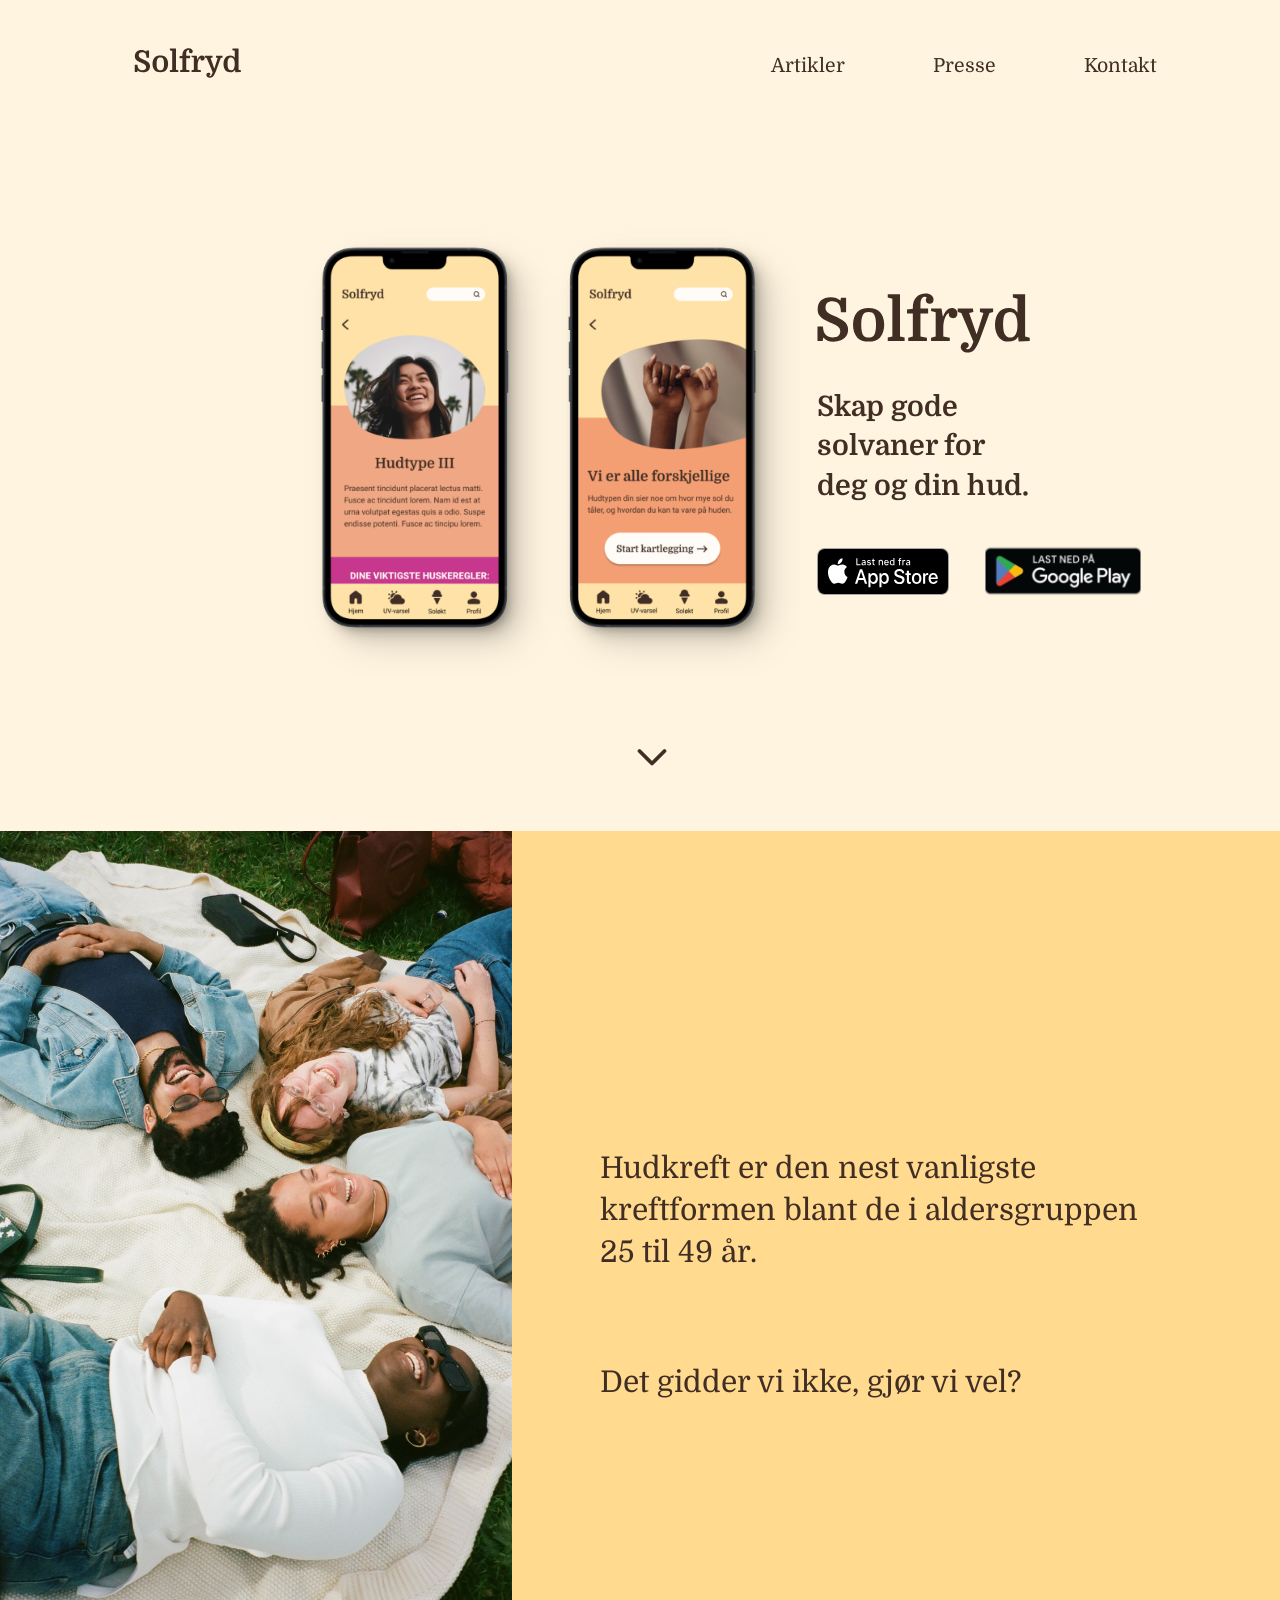
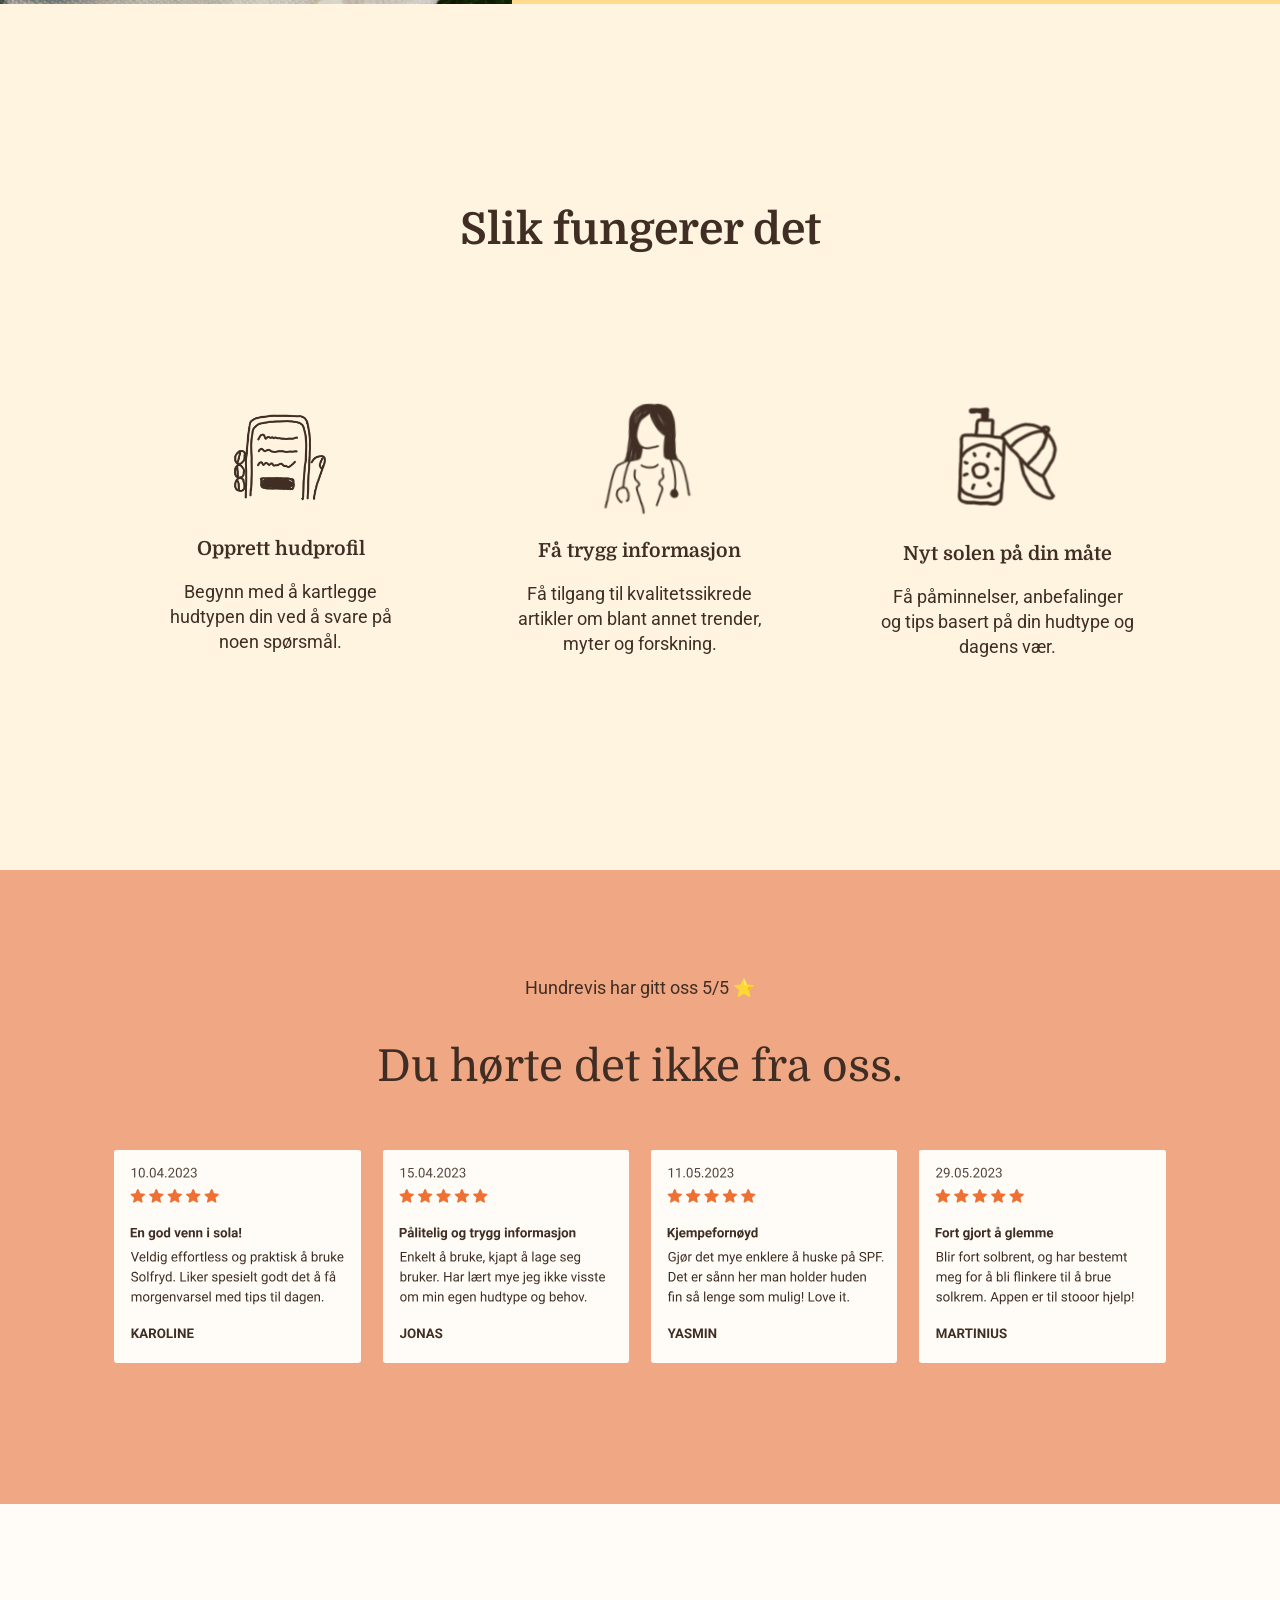
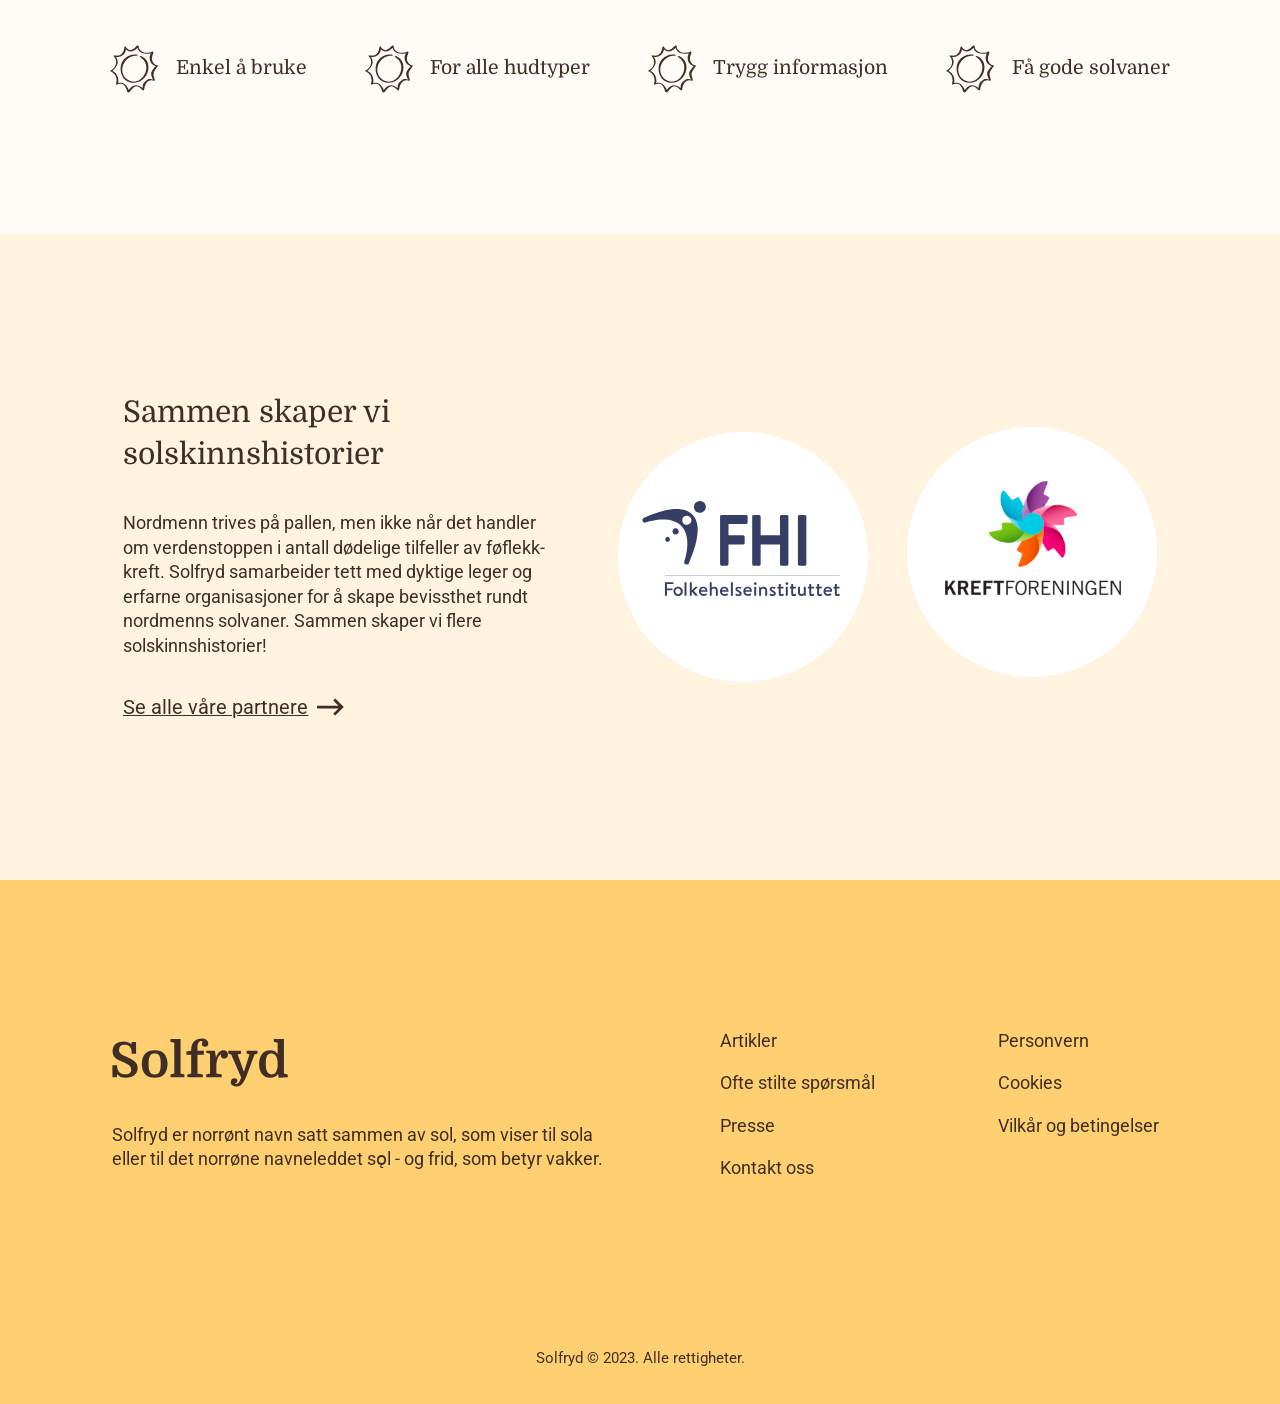
<file: index.html>
<!DOCTYPE html>
<html lang="no">
<head>
    <meta charset="UTF-8">
    <meta name="viewport" content="width=device-width, initial-scale=1.0">
    <title>Solfryd</title>
    <link rel="stylesheet" href="./css/style.css">
    <link rel="stylesheet" href="./css/reset.css">
</head>

<body>
    <!-- HEADER -->
    <header class="header">
        <a href="/">
            <img src="./assets/logos/logo_solfryd_small.svg" alt="Startside">
        </a>
        <img class="icon-hamburger" src="./assets/icons/icon_hamburger.svg" alt="Meny">
        <nav>
            <ul>
                <li class="top-menu"><a href="#">Artikler</a></li> 
                <li class="top-menu"><a href="#">Presse</a></li>
                <li class="top-menu"><a href="#">Kontakt</a></li>
            </ul>
        </nav>
    </header>


    <!-- MAIN -->
    <main>
        <section class="hero">
            <div class="download-intro">
            <img class="duo-frames-picture" src="./assets/other/app_frames_duo.png" alt="Skjermbilder fra appen som viser ... (insert når valgte bilder)">
            <section class="download-intro-right">
                <img class="solfryd-logo-big" src="./assets/logos/logo_solfryd_big.svg" alt="Logoen til Solfryd">
                <h1 class="download-intro-headline">Skap gode solvaner for deg og din hud.</h1>
                <section class="download-badges">
                   <a href="https://www.apple.com/app-store/" target="_blank" aria-label="Last ned appen fra Apple Store">
                        <img class="apple-badge" src="./assets/other/applestore_badge.svg" aria-hidden="true" alt="">
                    </a>
                    <a href="https://play.google.com/store/apps" target="_blank" aria-label="Last ned appen fra Google Play">
                        <img src="./assets/other/googleplay_badge.svg" aria-hidden="true" alt="">
                    </a>
                </section>
            </section>
            </div>
            <a href="#main-content" class="arrow-down" aria-label="Scroll ned til hovedinnhold"><img src="./assets/icons/arrow_down.svg" aria-hidden="true"></a>
        </section>
        
   
        <section class="the-problem" id="main-content">
            <img class="friends-in-park" src="./assets/pictures/friends_in_park.jpg" alt="Fire unge voksne ligger på gresset i en park og har en morsom samtale.">
            <article class="the-problem-text">
                <h2 class="the-problem-text-1">Hudkreft er den nest vanligste kreftformen blant de i aldersgruppen 25 til 49 år.</h2>
                <h2 class="the-problem-text-2">Det gidder vi ikke, gjør vi vel?</h2>
            </article>
        </section>

        <section class="how-app-works" >
            <h1>Slik fungerer det</h1>
            <h2>Slik fungerer det</h2>
            <section class="user-steps">
                <article class="user-step">
                    <img class="sketch" src="./assets/other/sketch_mobile.svg" alt=""> 
                    <h3 class="user-step-heading">Opprett hudprofil</h3>
                    <p class="user-step-text">Begynn med å kartlegge hudtypen din ved å svare på noen spørsmål.</p>
                </article>
                <article class="user-step">
                    <img class="sketch" src="./assets/other/sketch_doctor.svg" alt=""> 
                    <h3 class="user-step-heading">Få trygg informasjon</h3>
                    <p class="user-step-text">Få tilgang til kvalitetssikrede artikler om blant annet trender, myter og forskning.</p>
                </article>
                <article class="user-step">
                    <img class="sketch" src="./assets/other/sketch_sunny_things.svg" alt="">
                    <h3 class="user-step-heading">Nyt solen på din måte</h3>
                    <p class="user-step-text">Få påminnelser, anbefalinger og tips basert på din hudtype og dagens vær.</p>
                </article>
            </section>
        </section>


        <section class="user-reviews">
            <article class="review-intro-text">
                <p class="review-small-text-p2">Hundrevis har gitt oss 5/5 ⭐️</p>
                <h2 class="review-headline-h1">Du hørte det ikke fra oss.</h2>
                <h2 class="review-headline-h2">Ryktet går. Du hørte det ikke fra oss.</h2>
            </article>
            <article class="user-review-boxes">      
                <!-- Har for enkelthets skyld brukt bilder av brukeranmeldelser istedenfor å kode de: -->
                <img class="user-review-1" src="assets/other/user_review_1.svg"
                    alt="Brukeranmeldelse av Karoline den 10. april 2023, rangert til 5 av 5 stjerner. Karoline skriver: En god venn i sola. 
                    Veldig effortless og praktisk å bruke Solfryd. Liker spesielt godt det å få morgenvarsel med tips til dagen."> 
                <img class="user-review-2" src="assets/other/user_review_2.svg"
                    alt="Brukeranmeldelse av Jonas den 15. april 2023, rangert til 5 av 5 stjerner. Jonas skriver: Pålitelig og trygg informasjon.
                    Enkelt å bruke, kjapt å lage seg bruker. Har lært mye jeg ikke visste om min egen hudtype og behov."> 
                <img class="user-review-3" src="assets/other/user_review_3.svg"
                    alt="Brukeranmeldelse av Yasmin den 11. mai 2023, rangert til 5 av 5 stjerner. Yasmin skriver: Kjempefornøyd. 
                    Gjør det enklere å huske på SPF. Det er sånn her man holder huden fin så lenge som mulig! Love it."> 
                <img class="user-review-4" src="assets/other/user_review_4.svg"
                    alt="Brukeranmeldelse av Martinius den 29. mai 2023, rangert til 5 av 5 stjerner. Martinius skriver: Fort gjort å glemme. 
                    Blir fort solbrent, og har bestemt meg for å bli flinkere til å bruke solkrem. Appen er til stooor hjelp!"> 
            </article>
        </section>
        
        <section class="sales-points">
            <nav>
                <ul>
                    <li class="sale-point"><img src="./assets/other/sketch_sun.svg" aria-hidden="true" alt="">Enkel å bruke</li> 
                    <li class="sale-point"><img src="./assets/other/sketch_sun.svg" aria-hidden="true" alt="">For alle hudtyper</li> 
                    <li class="sale-point"><img src="./assets/other/sketch_sun.svg" aria-hidden="true" alt="">Trygg informasjon</li> 
                    <li class="sale-point"><img src="./assets/other/sketch_sun.svg" aria-hidden="true" alt="">Få gode solvaner</li> 
                </ul>
            </nav>
        </section>
        
        <section class="credibility">
            <article class="credibility-text">
                <h2 class="h2-credibility">Sammen skaper vi solskinnshistorier</h2>
                <p class="p-credibility">Nordmenn trives på pallen, men ikke når det handler om verdenstoppen i antall dødelige tilfeller av føflekk-kreft. Solfryd 
                samarbeider tett med dyktige leger og erfarne organisasjoner for å skape bevissthet rundt nordmenns solvaner. Sammen skaper vi flere solskinnshistorier!</p>
                <article class="partner-link">
                    <a href="#"><p class="link" target="_blank">Se alle våre partnere</p></a>
                    <img src="./assets/icons/arrow_long_forward.svg" aria-hidden="true" alt="">
               </article>
            </article>
            <article class="partner-logos-small">
                <img class="logo-fhi-small" src="./assets/logos/logo_fhi_small.svg" alt="Logo til Folkehelseinstituttet">
                <img class="logo-kreftforeningen-small" src="./assets/logos/logo_kreftforeningen_small.svg" alt="Logo til Kreftforeningen">
            </article>
 
            <article class="partner-logos-big">
                <img class="logo-fhi-big" src="./assets/logos/logo_fhi_big.svg" alt="Logo til Folkehelseinstituttet">
                <img class="logo-kreftforeningen-big" src="./assets/logos/logo_kreftforeningen_big.svg" alt="Logo til Kreftforeningen">
            </article>
        </section>
    </main>


    <!-- FOOTER -->
    <footer>
        <section class="footer-menu">
            <section class="solfryd-funfact">
                <img class="logo-solfryd-big" src="./assets/logos/logo_solfryd_big.svg" alt="Logo til Solfryd">
                <img class="logo-solfryd-small" src="./assets/logos/logo_solfryd_small.svg" alt="Logo til Solfryd">
                <p class="p1">Solfryd er norrønt navn satt sammen av sol, som viser til sola eller til det norrøne navneleddet sǫl - og frid, som betyr vakker.</p>
            </section>

            <section class="navigation-elments">
                <nav>
                    <ul>
                        <li class="footer-menu"><a href="#">Artikler</a></li>
                        <li class="footer-menu"><a href="#">Ofte stilte spørsmål</a></li>
                        <li class="footer-menu"><a href="#">Presse</a></li>
                        <li class="footer-menu"><a href="#">Kontakt oss</a></li>
                    </ul>
                </nav>
            </section>

            <section class="gdpr-elments">
                <nav>
                    <ul>
                        <li class="footer-menu"><a href="#">Personvern</a></li>
                        <li class="footer-menu"><a href="#">Cookies</a></li>
                        <li class="footer-menu"><a href="#">Vilkår og betingelser</a></li>
                    </ul>
                </nav>
            </section>
        </section>
        <article class="copyright">
            <p>Solfryd © 2023. Alle rettigheter.</p>
        </article>
    </footer>
</body>
</html>
</file>
<file: css/style.css>
/* importing selected fonts from Google Fonts */
@import url('https://fonts.googleapis.com/css2?family=Domine:wght@600;700&family=Roboto:ital,wght@0,400;0,500;1,400;1,700&display=swap');

/* Enabling CSS @media Rule to easily enable responsive scaling */
@media screen {
}

/* 18px = 1rem */
html {
    font-size: 110%; /* bruk prosent, ikke px */
    scroll-behavior: smooth; 
    overflow-x: hidden;
}

body {
    background-color: #FFF4DF; 
} 



/* * * * * * * TEXT STYLES * * * * * * */

h1 {
    font-family: 'Domine', sans-serif;
    font-size: 2.5rem;
    line-height: 140%;
    color: #402E24;   
}

h2, .the-problem-text {
    font-family: 'Domine', sans-serif;
    font-size: 1.7rem;
    font-weight: 400;
    line-height: 140%;
    color: #402E24;   
}

h3, .header, .sales-points {
    font-family: 'Domine', sans-serif;
    font-size: 1.1rem;
    line-height: 140%;
    color: #402E24;   
}

p {
    font-family: 'Roboto', sans-serif;
    font-size: 0.88rem;
    line-height: 140%;
    color: #402E24;   
}


.p1, .navigation-elments, .gdpr-elments, .review-small-text-p2, .p-credibility, .user-step-text {
    font-family: 'Roboto', sans-serif;
    font-size: 1rem;
    line-height: 140%;
    color: #402E24;   
}

.link {
    font-family: 'Roboto', sans-serif;
    font-size: 1.11rem;
    line-height: 140%;
    text-decoration: underline;   
    color: #402E24;
}



/* * * * * * * MOBILE * * * * * * */

/* header */
.header {
    background-color: #FFDA8F; /* changes to #FFF4DF when more than 932px width (@media Rule) */
}

header {
    display: flex;
    flex-direction: row;
    flex-wrap: nowrap;
    justify-content: space-between;
    gap: 4rem;
    align-items: center;
    padding: 2rem;
}

header nav {
    display: none;
    font-size: 1.1rem;
}

header nav ul li:hover {
    text-decoration-line: underline;
    font-style: italic;
    transition: color 1s;
}

header nav ul li a:hover {
    text-decoration: none;
    color:#402E24;
}

header nav ul li a {
    text-decoration: none;
    color:#402E24;
}


.hero {
    background-color: #FFDA8F; 
}

/*  download intro */
.download-intro {
    display: flex;
    flex-wrap: nowrap;
    justify-content: space-between;
    align-items: center;
    gap: 1rem;
    position: relative;
    width: 100%;
    padding: 5rem 0;
}

.solfryd-logo-big {
    display: none;
}

.duo-frames-picture {
    display: none;
    width: 500px;
}

.download-intro-right {
    display: flex;
    flex-direction: column;
    justify-content: center;
    align-items: center;
    padding: 2rem;
    gap: 2rem;
}

.download-intro-headline {
    text-align: center;
    font-size: 1.6rem;
}

.download-badges {
    display: flex;
    flex-direction: column;
    justify-content: center;
    align-items: center;
    width: 10rem;
    gap: 1rem;
}

.download-badges .apple-badge {
   height: 47px;
}

.arrow-down {
    margin: 0 auto;
    width: 2rem;
    display: block;
    transform: translateY(-0px);
}



/* the problem */
.the-problem {
    background-color: #FFF4DF;
}

.the-problem .friends-in-park {
    width: 100%;
}

.the-problem-text {
    display: none;
}



/* how the app works */
.how-app-works {
    background-color: #FFF4DF;
    padding-bottom: 10rem;
    width: 100%;
}

.how-app-works h1 {
    display: none;
}

.how-app-works h2 {
    display: flex;
    flex-direction: column;
    flex-wrap: nowrap;
    text-align: center;
}

.user-step {
    display: flex;
    flex-direction: column;
    flex-wrap: wrap;
    justify-content: center;
    align-items: center;
    padding: 2.5rem 1rem 2rem 2rem;
    gap: 1rem;
    text-align: center;
    margin: 0 auto;
}


.how-app-works .sketch-mobile, .sketch-doctor, .sketch-sunny-things {
    padding: 4rem 0 1rem 0;
}



/* user reviews */
.user-reviews {
    background-color: #F0A783;
    display: flex;
    flex-direction: column;
    flex-wrap: nowrap;
    gap: 1rem; /* change review elements into a carousel if possible - if not keep like this */
    padding: 5rem 2rem 7rem 2rem;
}

.user-reviews .user-review-boxes {
    display: flex;
    flex-direction: column;
    justify-content: center;
    align-items: center;
    gap: 1rem;
}

.user-reviews .review-headline-h2 {
    text-align: center;
    padding-bottom: 3rem;
}

.user-reviews .review-intro-text .review-headline-h1, .review-small-text-p2 {
    display: none;
}

.review-headline-h1 {
    font-size: 2.5rem;
}



/* sales points */
.sales-points {
    background-color: #FFFCF7;
    display: flex;
    flex-direction: column;
    flex-wrap: nowrap;
    justify-content: space-between;
    align-items: center;
    padding: 4rem 0;
}

.sales-points .sale-point {
    display: flex;
    align-items: center;
    padding: 2rem;
    gap: 1rem;
}



/* credibility */
.credibility {
    background-color: #FFF4DF;
    padding: 5rem 1.5rem;
    gap: 2rem;
    align-items: center;
}

.credibility-text {
    display: flex;
    flex-direction: column;
    flex-wrap: nowrap;
    text-align: start;
    gap: 2rem;
}

.partner-logos-small {
    display: flex;
    flex-direction: row;
    flex-wrap: wrap;
    padding: 2.5rem 0 1rem 0;
    gap: 2rem;
}

.partner-logos-big {
    display: none;
}

.credibility .partner-link {
    display: flex;
    flex-direction: row;
    flex-wrap: wrap;
    gap: 0.5rem;
}



/* footer */
footer {
    background-color: #FFD072;
}


footer .footer-menu, .footer-menu {
    display: flex;
    flex-direction: column;
    flex-wrap: nowrap;
    justify-content: center;
    align-items: center;
    padding: 6rem 3rem 7rem 3rem;
}

footer .logo-solfryd-big, .p1 {
    display: none;
}


footer .navigation-elments nav ul, .gdpr-elments nav ul {
    list-style: none;
    text-align: center;
    padding: 2rem 0;
}


footer .navigation-elments nav ul li a, .gdpr-elments nav ul li a {
    text-decoration: none;
    color:#402E24;
}


footer .navigation-elments nav ul li a:hover, .gdpr-elments nav ul li a:hover {
    text-decoration: underline;
    color:#402E24;
}


footer .navigation-elments .footer-menu, .gdpr-elments .footer-menu {
    padding: 0.5rem;
    align-items: center;
}

footer .copyright {
    text-align: center;
    padding: 0 0 2rem 0;
}



/* * * * * * * DESKTOP * * * * * * */

/* Using CSS @media Rule to hide/show elements when screen is more than 932px wide (iPhone 14 Pro Max) */
@media screen and (min-width: 932px) { 


    /* header  */
    .header {
        background-color: #FFF4DF;
        padding: 2rem 7rem;
    }

    header .icon-hamburger {
        display: none;
    }
    
    header nav {
        display: flex;
    }

    header nav ul {
        display: flex;
        list-style: none;
        justify-content: center;
        gap: 5rem;
    }



    /* download intro */
    .download-intro {
        background-color: #FFF4DF;
        display: flex;
        flex-direction: row;
        justify-content:baseline ;
        padding: 5rem 17rem;
        max-width: 1440px;
        margin: 0 auto;
    }

    .solfryd-logo-big {
        display: block;
    }

    .download-intro-headline {
        max-width: 300px;
        text-align: start;
    }

    .duo-frames-picture {
        display: block;
    }

    .download-badges {
        display: flex;
        flex-direction: row;
        justify-content: flex-start;
        align-items: center;
        gap: 2rem;
    }

    .download-intro-right {
        padding: 0;
        display: flex;
        flex-direction: column;
        align-items: flex-start;
    }



    /* the problem */
    .the-problem {
        display: flex;
        flex-direction: row;
        float: right;
        background-color: #FFDA8F;
    }

    .the-problem .friends-in-park {
        width: 40%; /* BE OM HJELP: BILDET STREKKER SEG!! align-self: center fungerer ikke */
    }

    .the-problem .the-problem-text {
        display: flex;
        flex-direction: column;
        padding: 18rem 7rem 10rem 5rem;
        gap: 5rem;
    }



    /* how the app works */

    .how-app-works .user-steps {
        display: flex;
        flex-direction: row;
        justify-items: center;
        align-items: center;
        padding: 5rem 10% 0 10%;
        gap: 3rem;
    }

    .user-step {
        display: flex;
        flex-direction: column;
    }

    .how-app-works {
        margin: auto;
        padding: 55rem 0 10rem 0;
    }

    .how-app-works h2 {
        display: none;
    }
    
    .how-app-works h1 {
        display: flex;
        justify-content: center;
        align-items: center;
    }

    /* user reviews */


    .user-reviews .review-intro-text .review-headline-h1, .review-small-text-p2 {
        display: flex;
        justify-content: center;
        padding: 1rem;
    }

    .user-reviews .review-intro-text .review-headline-h2 {
        display: none;
    }


    .user-reviews .user-review-boxes {
        display: flex;
        flex-direction: row;
        padding: 1rem 5rem;
        justify-content: center;
        align-items: center;
        gap: 1.25rem;
    }


    .user-review-1, .user-review-2, .user-review-3, .user-review-4 {
        max-width: 14rem;
    }


    /* sales points */
    .sales-points .sale-point {
        display: inline-flex;
        flex-direction: row;
        justify-content: center;
        padding: 4rem 1.5rem;
        gap: 1rem;
    }



    /* credibility */
    .credibility {
        display: flex;
        flex-direction: row;
        padding: 9rem 7rem;
        align-items: center;
        gap: 3rem;
    }

    .credibility .partner-logos-small {
        display: none;
    }
    
    .credibility .partner-logos-big { /* UTFORDRING: Logoer vistes før, men vises plutselig ikke lengre likevel ?? */
        display: flex;
        flex-direction: row;
        gap: 0.75rem;
    }

    .credibility .logo-fhi-big, .logo-kreftforeningen-big {
        display: block;
    }

    .credibility .credibility-text .h2-credibility, .p-credibility{
        display: flex;
        flex-direction: column;
        max-width: 32rem;
    }



    /* footer */
    footer .footer-menu {
        display: flex;
        flex-direction: row;
        gap: 6rem;
    }

    footer .footer-menu .solfryd-funfact .logo-solfryd-big, .p1 {
        display: flex;
    }

    .logo-solfryd-big {
        width: 10rem;
    } 

    footer .navigation-elments nav ul li, .gdpr-elments nav ul li {
        align-items: left;
        justify-content: left;
    }
    
    .footer-menu .navigation-elments, .gdpr-elments {
        align-self: baseline;
        text-align: left;
    }

    .solfryd-funfact {
        display: flex;
        flex-direction: column; 
        gap: 2rem;
        max-width: 28rem;
    } 

    .logo-solfryd-small {
        display: none;
    }

    .arrow-down {
        transform: translateY(-40px);
    }
    .hero {
        background-color: #FFF4DF; 
    }

    
    
}
</file>
